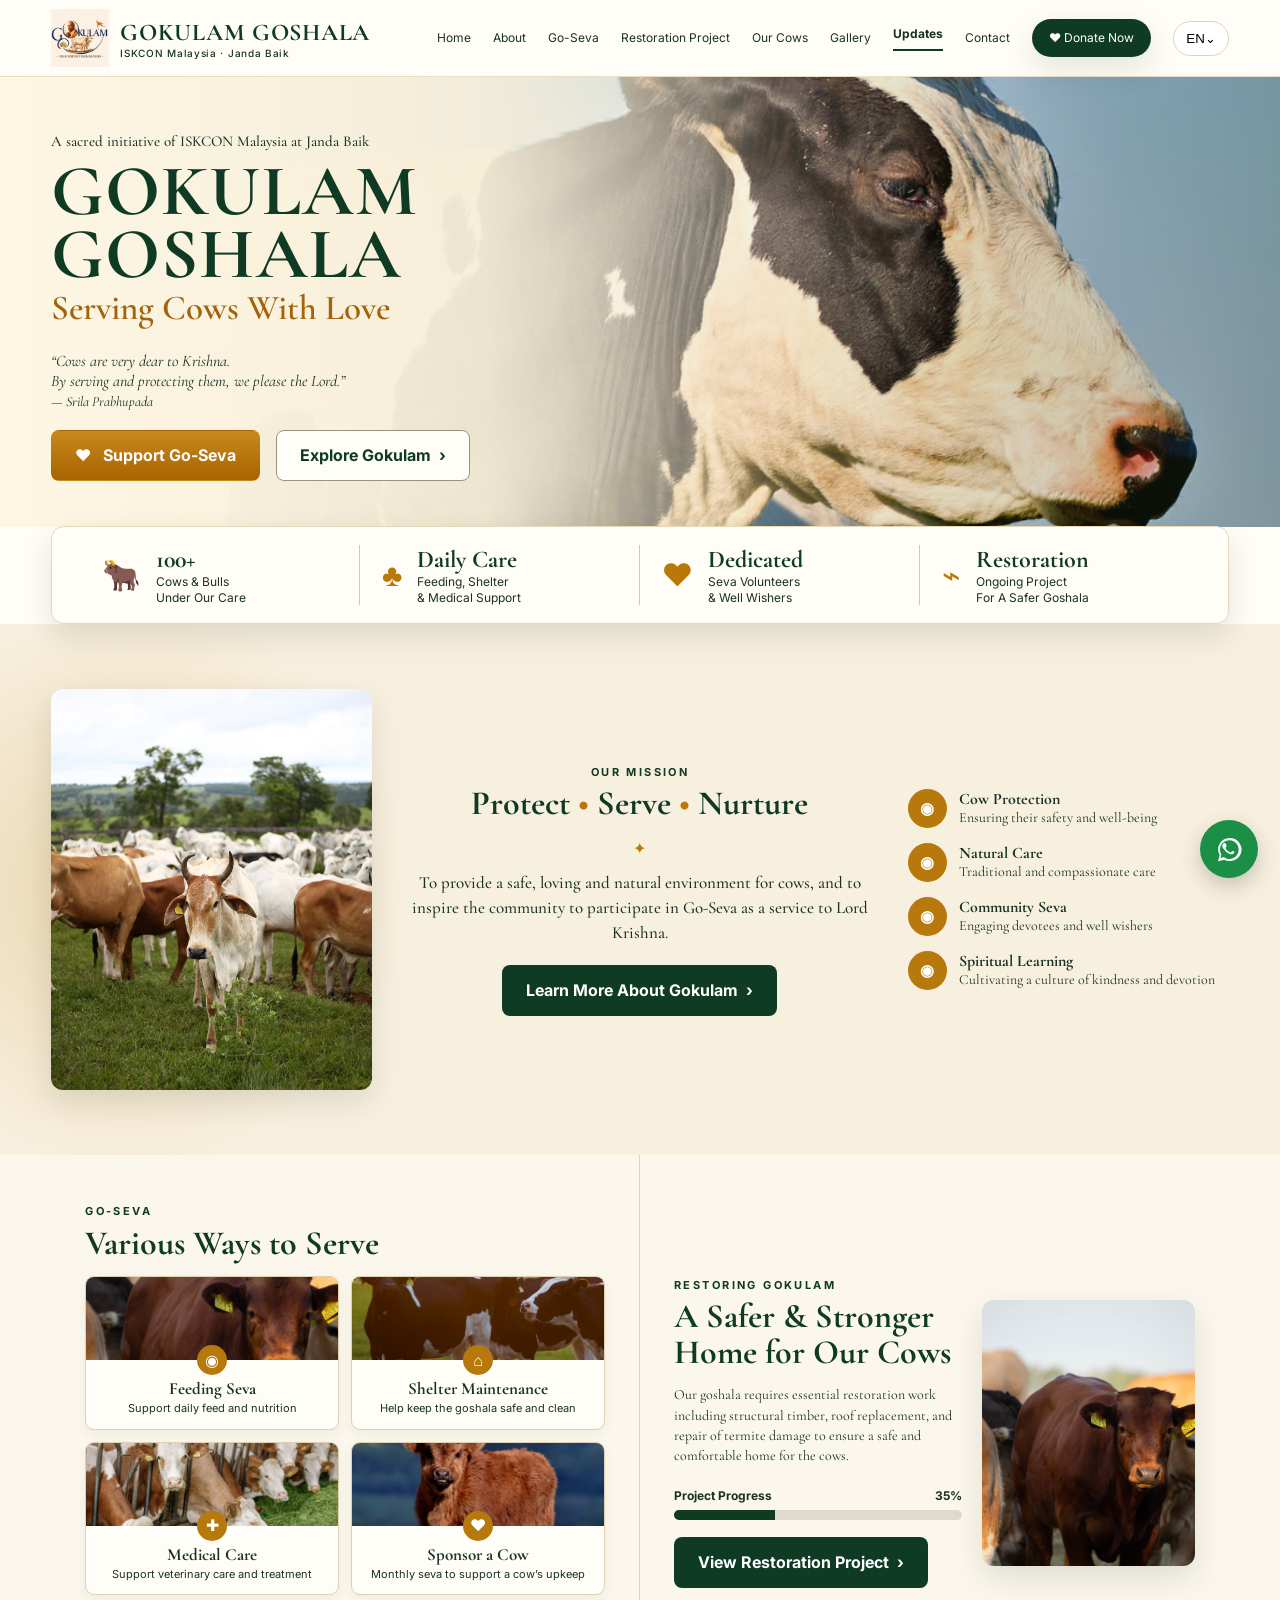
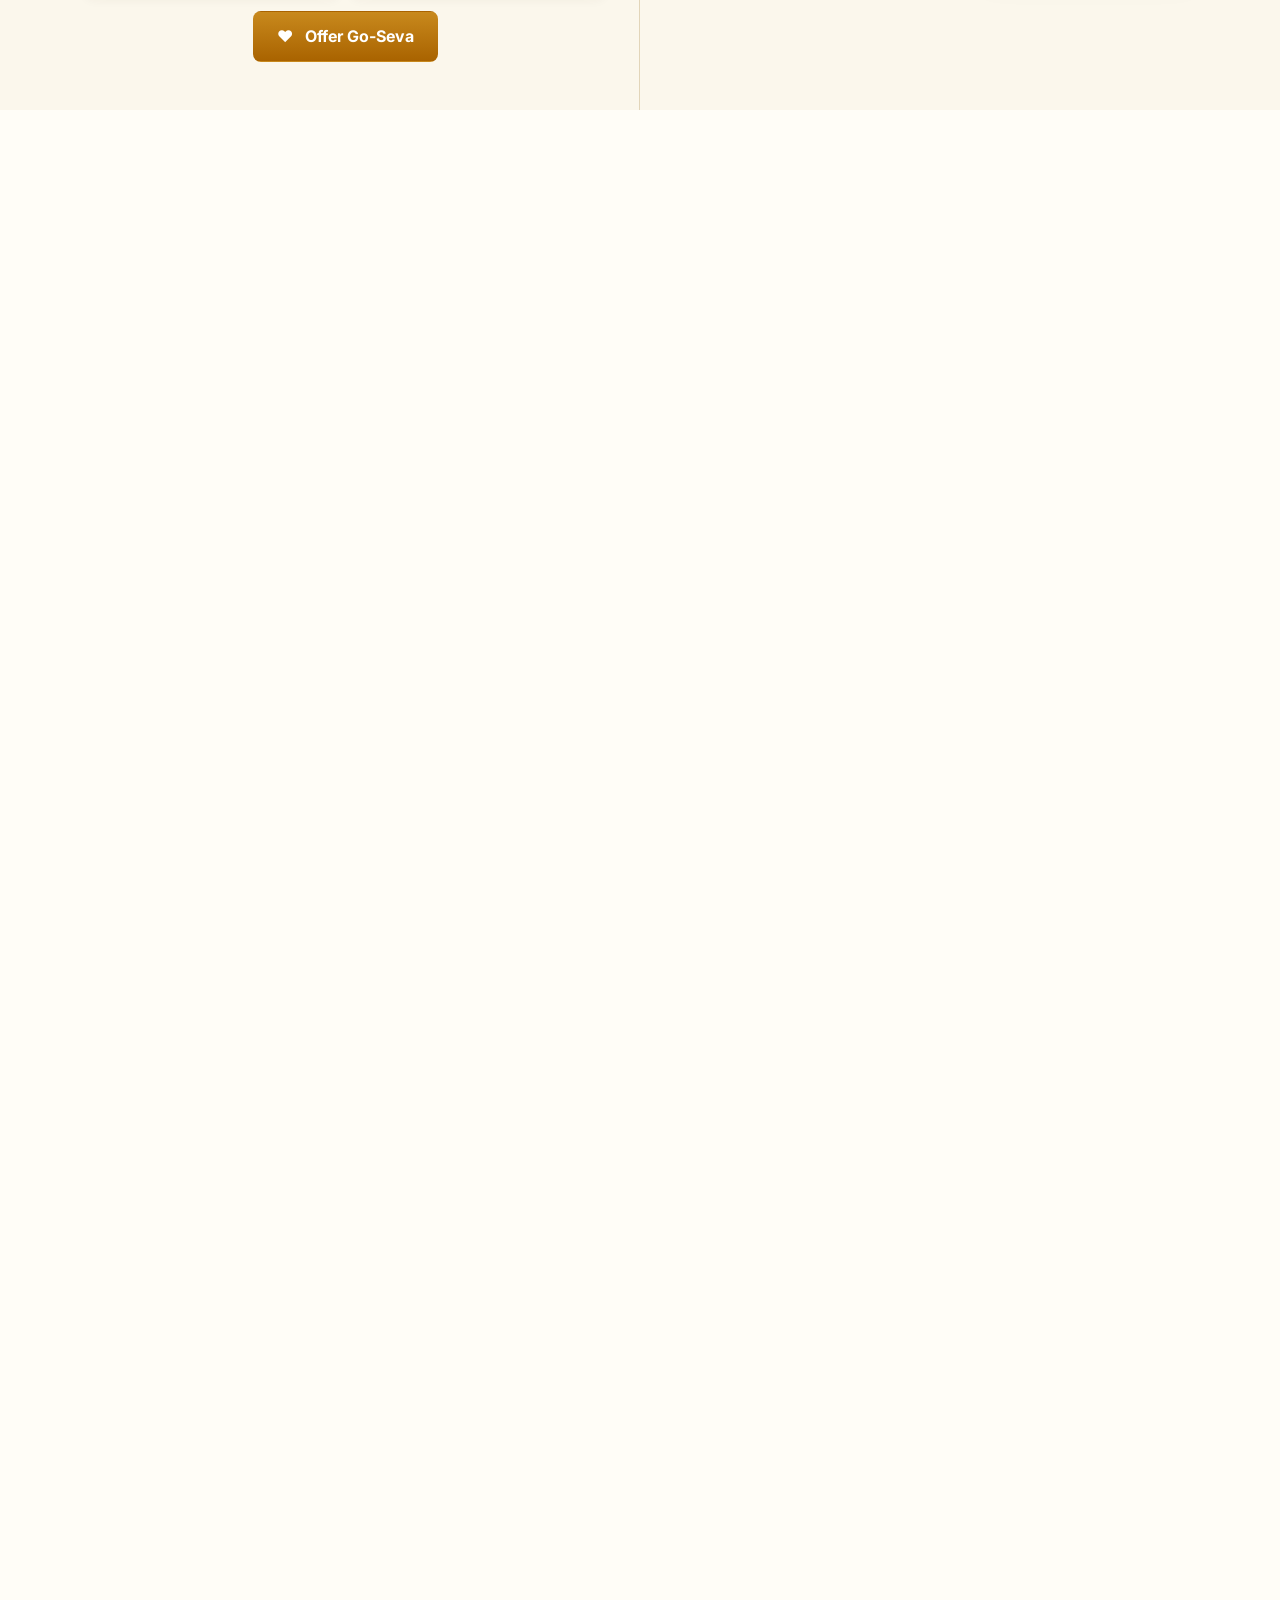
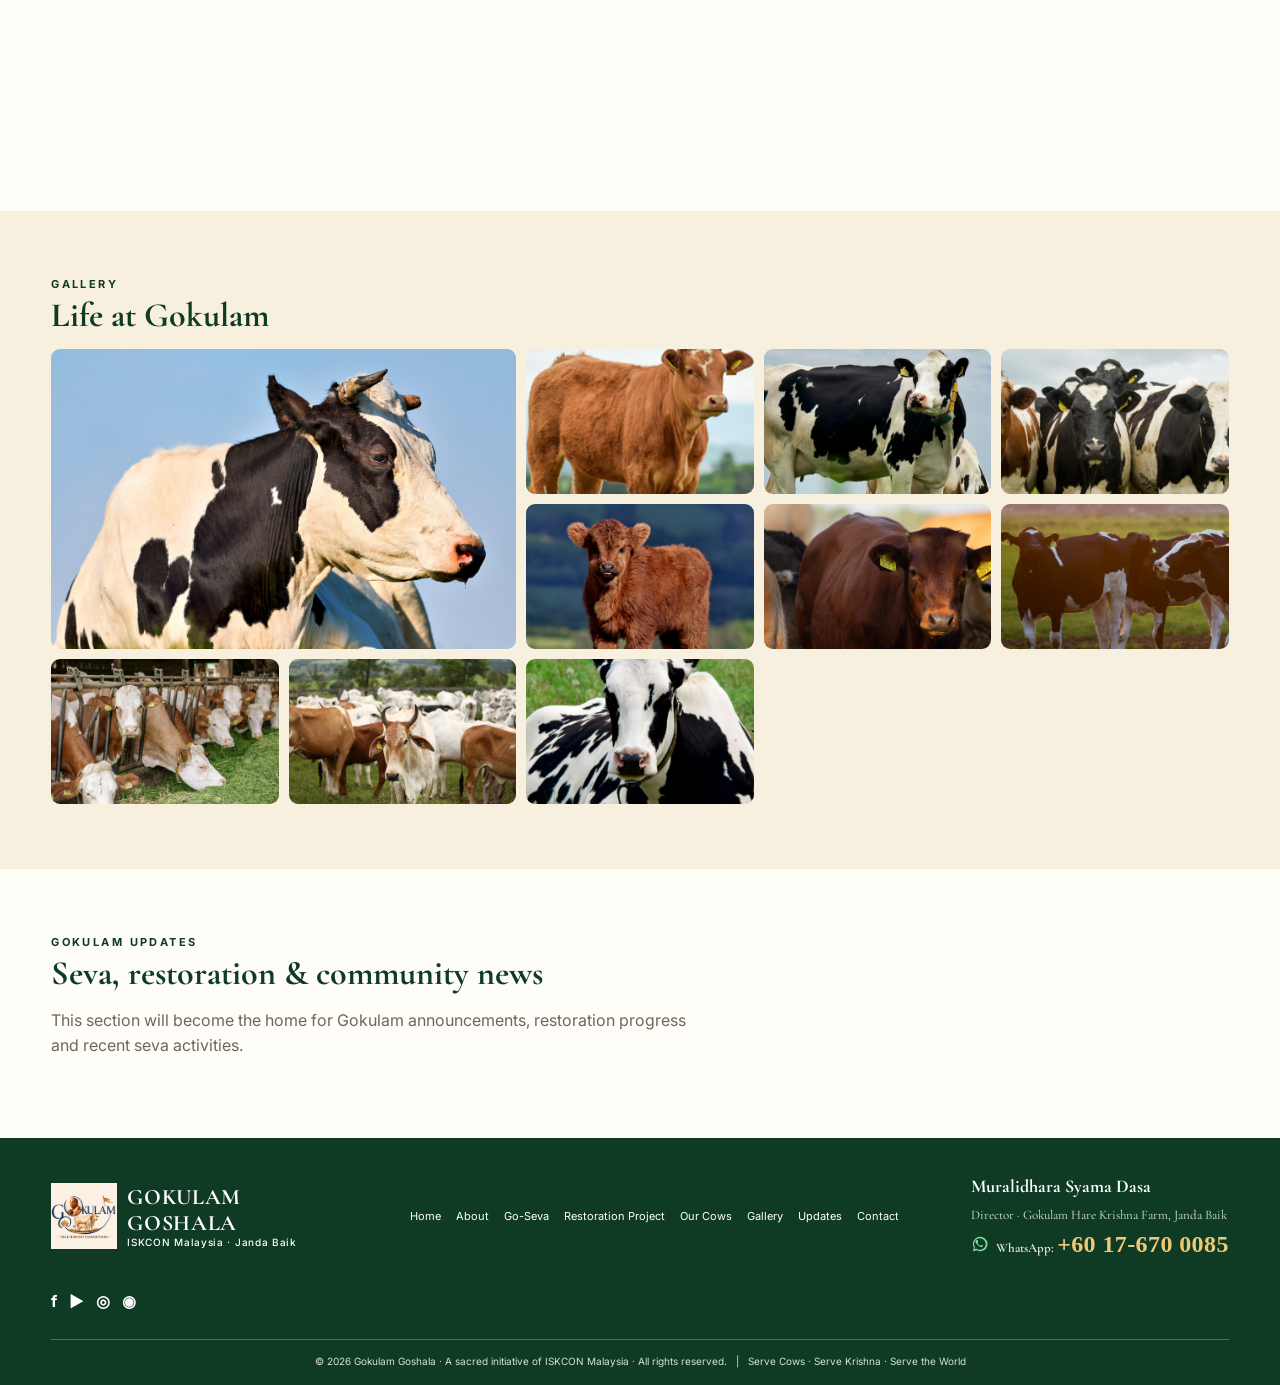
<file: index.html>
<!DOCTYPE html>
<html lang="en">
<head>
  <meta charset="UTF-8" />
  <meta name="viewport" content="width=device-width, initial-scale=1.0" />
  <meta name="description" content="Gokulam Goshala – Serving cows with love at ISKCON Malaysia, Janda Baik." />
  <title>Gokulam Goshala | Serving Cows With Love</title>
  <link rel="preconnect" href="https://fonts.googleapis.com">
  <link rel="preconnect" href="https://fonts.gstatic.com" crossorigin>
  <link href="https://fonts.googleapis.com/css2?family=Cormorant+Garamond:wght@500;600;700&family=Inter:wght@400;500;600;700&display=swap" rel="stylesheet">
  <link rel="stylesheet" href="assets/css/style.css" />
</head>
<body>
  <header class="site-header" id="top">
    <div class="container nav-wrap">
      <a class="brand" href="#top" aria-label="Gokulam Goshala home">
        <img class="site-logo" src="assets/images/logo.png" alt="Gokulam Goshala logo">
        <div>
          <span class="brand-name">Gokulam Goshala</span>
          <span class="brand-sub">ISKCON Malaysia · Janda Baik</span>
        </div>
      </a>

      <button class="menu-toggle" aria-label="Open navigation" aria-expanded="false">☰</button>
      <nav class="main-nav" aria-label="Main navigation">
        <a class="active" href="#top">Home</a>
        <a href="#about">About</a>
        <a href="#go-seva">Go-Seva</a>
        <a href="restoration.html">Restoration Project</a>
        <a href="#cows">Our Cows</a>
        <a href="#gallery">Gallery</a>
        <a href="#updates">Updates</a>
        <a href="#contact">Contact</a>
        <a class="nav-donate" href="#donate">♥ Donate Now</a>
        <button class="language" type="button">EN⌄</button>
      </nav>
    </div>
  </header>

  <main>
    <section class="hero">
      <div class="hero-image"></div>
      <div class="hero-overlay"></div>
      <div class="container hero-content">
        <div class="hero-copy">
          <p class="eyebrow">A sacred initiative of ISKCON Malaysia at Janda Baik</p>
          <h1>Gokulam Goshala</h1>
          <h2>Serving Cows With Love</h2>
          <p class="quote">“Cows are very dear to Krishna.<br>By serving and protecting them, we please the Lord.”</p>
          <p class="quote-author">— Srila Prabhupada</p>
          <div class="hero-actions">
            <a class="btn btn-gold" href="#donate">♥ &nbsp; Support Go-Seva</a>
            <a class="btn btn-light" href="#about">Explore Gokulam &nbsp;›</a>
          </div>
        </div>
      </div>
    </section>

    <section class="stats container">
      <div class="stat"><span class="stat-icon">🐂</span><div><strong>100+</strong><span>Cows & Bulls<br>Under Our Care</span></div></div>
      <div class="stat"><span class="stat-icon">♣</span><div><strong>Daily Care</strong><span>Feeding, Shelter<br>& Medical Support</span></div></div>
      <div class="stat"><span class="stat-icon">♥</span><div><strong>Dedicated</strong><span>Seva Volunteers<br>& Well Wishers</span></div></div>
      <div class="stat"><span class="stat-icon">⌁</span><div><strong>Restoration</strong><span>Ongoing Project<br>For A Safer Goshala</span></div></div>
    </section>

    <section class="mission section" id="about">
      <div class="container mission-grid">
        <div class="mission-art photo-frame"><img src="assets/images/cow-09.png" alt="Cows at Gokulam"></div>
        <div class="mission-copy">
          <p class="section-kicker">Our Mission</p>
          <h2>Protect <span>•</span> Serve <span>•</span> Nurture</h2>
          <div class="ornament">✦</div>
          <p>To provide a safe, loving and natural environment for cows, and to inspire the community to participate in Go-Seva as a service to Lord Krishna.</p>
          <a class="btn btn-green" href="#contact">Learn More About Gokulam &nbsp;›</a>
        </div>
        <div class="mission-values">
          <div><b>◉</b><span><strong>Cow Protection</strong>Ensuring their safety and well-being</span></div>
          <div><b>◉</b><span><strong>Natural Care</strong>Traditional and compassionate care</span></div>
          <div><b>◉</b><span><strong>Community Seva</strong>Engaging devotees and well wishers</span></div>
          <div><b>◉</b><span><strong>Spiritual Learning</strong>Cultivating a culture of kindness and devotion</span></div>
        </div>
      </div>
    </section>

    <section class="split-section" id="go-seva">
      <div class="container split-grid">
        <div class="seva-panel">
          <p class="section-kicker">Go-Seva</p>
          <h2>Various Ways to Serve</h2>
          <div class="cards-4">
            <article class="mini-card"><img class="card-image" src="assets/images/cow-06.png" alt="Feeding and cow care"><span>◉</span><h3>Feeding Seva</h3><p>Support daily feed and nutrition</p></article>
            <article class="mini-card"><img class="card-image" src="assets/images/cow-07.png" alt="Goshala shelter"><span>⌂</span><h3>Shelter Maintenance</h3><p>Help keep the goshala safe and clean</p></article>
            <article class="mini-card"><img class="card-image" src="assets/images/cow-08.png" alt="Cow care"><span>✚</span><h3>Medical Care</h3><p>Support veterinary care and treatment</p></article>
            <article class="mini-card"><img class="card-image" src="assets/images/cow-05.png" alt="Cow sponsorship"><span>♥</span><h3>Sponsor a Cow</h3><p>Monthly seva to support a cow’s upkeep</p></article>
          </div>
          <a class="btn btn-gold center-btn" href="#donate">♥ &nbsp; Offer Go-Seva</a>
        </div>

        <div class="restoration-panel" id="restoration">
          <div>
            <p class="section-kicker">Restoring Gokulam</p>
            <h2>A Safer & Stronger Home for Our Cows</h2>
            <p>Our goshala requires essential restoration work including structural timber, roof replacement, and repair of termite damage to ensure a safe and comfortable home for the cows.</p>
            <div class="progress-label"><span>Project Progress</span><strong>35%</strong></div>
            <div class="progress"><span style="width:35%"></span></div>
            <a class="btn btn-green" href="restoration.html">View Restoration Project &nbsp;›</a>
          </div>
          <div class="restoration-image photo-frame"><img src="assets/images/cow-06.png" alt="Goshala shelter"></div>
        </div>
      </div>
    </section>

    <section class="cows section" id="cows">
      <div class="container">
        <div class="section-heading"><div><p class="section-kicker">Our Beloved Cows</p><h2>Some of the residents of Gokulam</h2></div><a href="#gallery">View Gallery &nbsp;›</a></div>
        <div class="cow-strip">
          <img class="cow-thumb" src="assets/images/cow-01.png" alt="Gokulam cow 1">
          <img class="cow-thumb" src="assets/images/cow-02.png" alt="Gokulam cow 2">
          <img class="cow-thumb" src="assets/images/cow-03.png" alt="Gokulam cow 3">
          <img class="cow-thumb" src="assets/images/cow-04.png" alt="Gokulam cow 4">
          <img class="cow-thumb" src="assets/images/cow-05.png" alt="Gokulam cow 5">
        </div>
      </div>
    </section>

    <section class="seva-enquiry section" id="seva-enquiry">
      <div class="container seva-enquiry-grid">
        <div class="seva-enquiry-copy">
          <p class="section-kicker">JOIN GO-SEVA</p>
          <h2>Share Your Interest in Serving Gokulam</h2>
          <div class="ornament">⌁ ❈ ⌁</div>
          <p>Fill in the short form and continue on WhatsApp. Your details will be included in a ready-to-send message to our Gokulam team.</p>
          <a class="btn btn-whatsapp" href="https://wa.me/60176700085" target="_blank" rel="noopener"><svg class="wa-icon" viewBox="0 0 32 32" aria-hidden="true"><path d="M16 3.2a12.7 12.7 0 0 0-10.9 19L3.4 29l6.9-1.8A12.8 12.8 0 1 0 16 3.2Zm0 23.2c-2 0-3.9-.6-5.5-1.7l-.4-.3-4.1 1.1 1.1-4-.3-.4A10.3 10.3 0 1 1 16 26.4Zm5.7-7.7c-.3-.2-1.9-.9-2.2-1s-.5-.2-.8.2c-.2.3-.8 1-1 1.2-.2.2-.4.2-.7.1-2.4-1.2-4-2.1-5.3-4.7-.2-.4 0-.6.2-.8.2-.2.4-.5.6-.7.2-.2.2-.4.3-.6.1-.2 0-.4 0-.6-.1-.2-.8-1.8-1.1-2.4-.3-.6-.6-.5-.8-.5h-.7c-.2 0-.6.1-.9.4-.3.3-1.2 1.1-1.2 2.7s1.2 3.1 1.4 3.3c.2.2 2.4 3.7 5.8 5.1 2.2 1 3 .9 3.7.8.7-.1 1.9-.8 2.1-1.6.3-.8.3-1.5.2-1.6-.1-.2-.3-.2-.6-.4Z"/></svg><span>Chat on WhatsApp</span></a>
        </div>
        <form class="seva-form" id="sevaForm">
          <div class="form-row">
            <label>Full Name <span>*</span><input type="text" name="name" required placeholder="Your full name"></label>
            <label>WhatsApp Number <span>*</span><input type="tel" name="phone" required placeholder="e.g. +60 12 345 6789"></label>
          </div>
          <div class="form-row">
            <label>Email <small>(optional)</small><input type="email" name="email" placeholder="you@example.com"></label>
            <label>Country<input type="text" name="country" placeholder="Your country"></label>
          </div>
          <label>Seva Interested In <span>*</span>
            <select name="seva" required>
              <option value="">Select a seva</option>
              <option>Feeding Seva</option>
              <option>Sponsor a Cow</option>
              <option>Medical Care</option>
              <option>Shelter Maintenance</option>
              <option>Goshala Restoration</option>
              <option>Monthly Go-Seva</option>
              <option>Other</option>
            </select>
          </label>
          <label>Preferred Contribution <small>(optional)</small><input type="text" name="contribution" placeholder="e.g. RM100 monthly"></label>
          <label>Message / Seva Enquiry <textarea name="message" rows="4" placeholder="Tell us how you would like to serve..."></textarea></label>
          <button class="btn btn-green form-submit" type="submit">Send Seva Enquiry on WhatsApp &nbsp;›</button>
          <p class="form-note">Your form does not create an account or store your information on this website. It prepares a WhatsApp message for you to send.</p>
        </form>
      </div>
    </section>

    <section class="donate section" id="donate">
      <div class="container donate-grid">
        <div class="donate-copy">
          <p class="section-kicker">Make a Difference Today</p>
          <h2>Your support helps us continue Go-Seva and complete the restoration project.</h2>
          <a class="btn btn-gold" href="#contact">♥ &nbsp; Donate Now</a>
          <div class="bank-details">
            <h3>Bank Transfer Details</h3>
            <div class="bank-card">
              <strong>Hong Leong Bank</strong>
              <p><b>Account Name:</b> International Society for Krishna Consciousness</p>
              <p><b>Account No.:</b> <strong class="important-detail">00300647118</strong></p>
              <p><b>Reference:</b> Gokulam Farm Development</p>
            </div>
            <div class="bank-card">
              <strong>Second Account</strong>
              <p><b>Account Name:</b> Peak Harvest Farm Sdn Bhd</p>
              <p><b>Bank:</b> Hong Leong Bank</p>
              <p><b>Account No.:</b> <strong class="important-detail">00300581645</strong></p>
            </div>
          </div>
        </div>
        <div class="qr-placeholder"><strong>Scan &amp; Support</strong><img class="donation-qr" src="assets/images/donation-qr.png" alt="DuitNow QR for Gokulam Goshala &amp; Vidyala"><small>DuitNow QR<br>Gokulam Goshala &amp; Vidyala</small></div>
      </div>
    </section>

    <section class="gallery section" id="gallery">
      <div class="container">
        <div class="section-heading"><div><p class="section-kicker">Gallery</p><h2>Life at Gokulam</h2></div></div>
        <div class="gallery-grid">
          <img src="assets/images/cow-10.png" alt="Cows grazing in the pasture">
          <img src="assets/images/cow-02.png" alt="Cow portrait">
          <img src="assets/images/cow-03.png" alt="Cow portrait">
          <img src="assets/images/cow-04.png" alt="Cow portrait">
          <img src="assets/images/cow-05.png" alt="Cows together">
          <img src="assets/images/cow-06.png" alt="Cows in shelter">
          <img src="assets/images/cow-07.png" alt="Cows in pasture">
          <img src="assets/images/cow-08.png" alt="Cow">
          <img src="assets/images/cow-09.png" alt="Cows grazing">
          <img src="assets/images/cow-01.png" alt="Cow">
        </div>
      </div>
    </section>

    <section class="updates section" id="updates">
      <div class="container"><p class="section-kicker">Gokulam Updates</p><h2>Seva, restoration & community news</h2><p class="muted">This section will become the home for Gokulam announcements, restoration progress and recent seva activities.</p></div>
    </section>
  </main>

  <footer id="contact">
    <div class="container footer-grid">
      <div class="footer-brand"><img class="footer-logo" src="assets/images/logo.png" alt="Gokulam Goshala logo"><div><span class="brand-name">Gokulam Goshala</span><span class="brand-sub">ISKCON Malaysia · Janda Baik</span></div></div>
      <div class="footer-links"><a href="#top">Home</a><a href="#about">About</a><a href="#go-seva">Go-Seva</a><a href="restoration.html">Restoration Project</a><a href="#cows">Our Cows</a><a href="#gallery">Gallery</a><a href="#updates">Updates</a><a href="#contact">Contact</a></div>
      <div class="footer-contact">
        <strong>Muralidhara Syama Dasa</strong>
        <span>Director · Gokulam Hare Krishna Farm, Janda Baik</span>
        <a href="https://wa.me/60176700085" target="_blank" rel="noopener"><svg class="wa-icon" viewBox="0 0 32 32" aria-hidden="true"><path d="M16 3.2a12.7 12.7 0 0 0-10.9 19L3.4 29l6.9-1.8A12.8 12.8 0 1 0 16 3.2Zm0 23.2c-2 0-3.9-.6-5.5-1.7l-.4-.3-4.1 1.1 1.1-4-.3-.4A10.3 10.3 0 1 1 16 26.4Zm5.7-7.7c-.3-.2-1.9-.9-2.2-1s-.5-.2-.8.2c-.2.3-.8 1-1 1.2-.2.2-.4.2-.7.1-2.4-1.2-4-2.1-5.3-4.7-.2-.4 0-.6.2-.8.2-.2.4-.5.6-.7.2-.2.2-.4.3-.6.1-.2 0-.4 0-.6-.1-.2-.8-1.8-1.1-2.4-.3-.6-.6-.5-.8-.5h-.7c-.2 0-.6.1-.9.4-.3.3-1.2 1.1-1.2 2.7s1.2 3.1 1.4 3.3c.2.2 2.4 3.7 5.8 5.1 2.2 1 3 .9 3.7.8.7-.1 1.9-.8 2.1-1.6.3-.8.3-1.5.2-1.6-.1-.2-.3-.2-.6-.4Z"/></svg><span>WhatsApp: <strong class="important-detail">+60 17-670 0085</strong></span></a>
      </div>
      <div class="socials">f &nbsp; ▶ &nbsp; ◎ &nbsp; ◉</div>
    </div>
    <div class="container copyright">© 2026 Gokulam Goshala · A sacred initiative of ISKCON Malaysia · All rights reserved. &nbsp; | &nbsp; Serve Cows · Serve Krishna · Serve the World</div>
  </footer>

  <a class="floating-whatsapp" href="https://wa.me/60176700085" target="_blank" rel="noopener" aria-label="Chat with Gokulam Goshala on WhatsApp"><svg class="wa-icon" viewBox="0 0 32 32" aria-hidden="true"><path d="M16 3.2a12.7 12.7 0 0 0-10.9 19L3.4 29l6.9-1.8A12.8 12.8 0 1 0 16 3.2Zm0 23.2c-2 0-3.9-.6-5.5-1.7l-.4-.3-4.1 1.1 1.1-4-.3-.4A10.3 10.3 0 1 1 16 26.4Zm5.7-7.7c-.3-.2-1.9-.9-2.2-1s-.5-.2-.8.2c-.2.3-.8 1-1 1.2-.2.2-.4.2-.7.1-2.4-1.2-4-2.1-5.3-4.7-.2-.4 0-.6.2-.8.2-.2.4-.5.6-.7.2-.2.2-.4.3-.6.1-.2 0-.4 0-.6-.1-.2-.8-1.8-1.1-2.4-.3-.6-.6-.5-.8-.5h-.7c-.2 0-.6.1-.9.4-.3.3-1.2 1.1-1.2 2.7s1.2 3.1 1.4 3.3c.2.2 2.4 3.7 5.8 5.1 2.2 1 3 .9 3.7.8.7-.1 1.9-.8 2.1-1.6.3-.8.3-1.5.2-1.6-.1-.2-.3-.2-.6-.4Z"/></svg><span>WhatsApp</span></a>

  <script src="assets/js/script.js"></script>
</body>
</html>
</file>
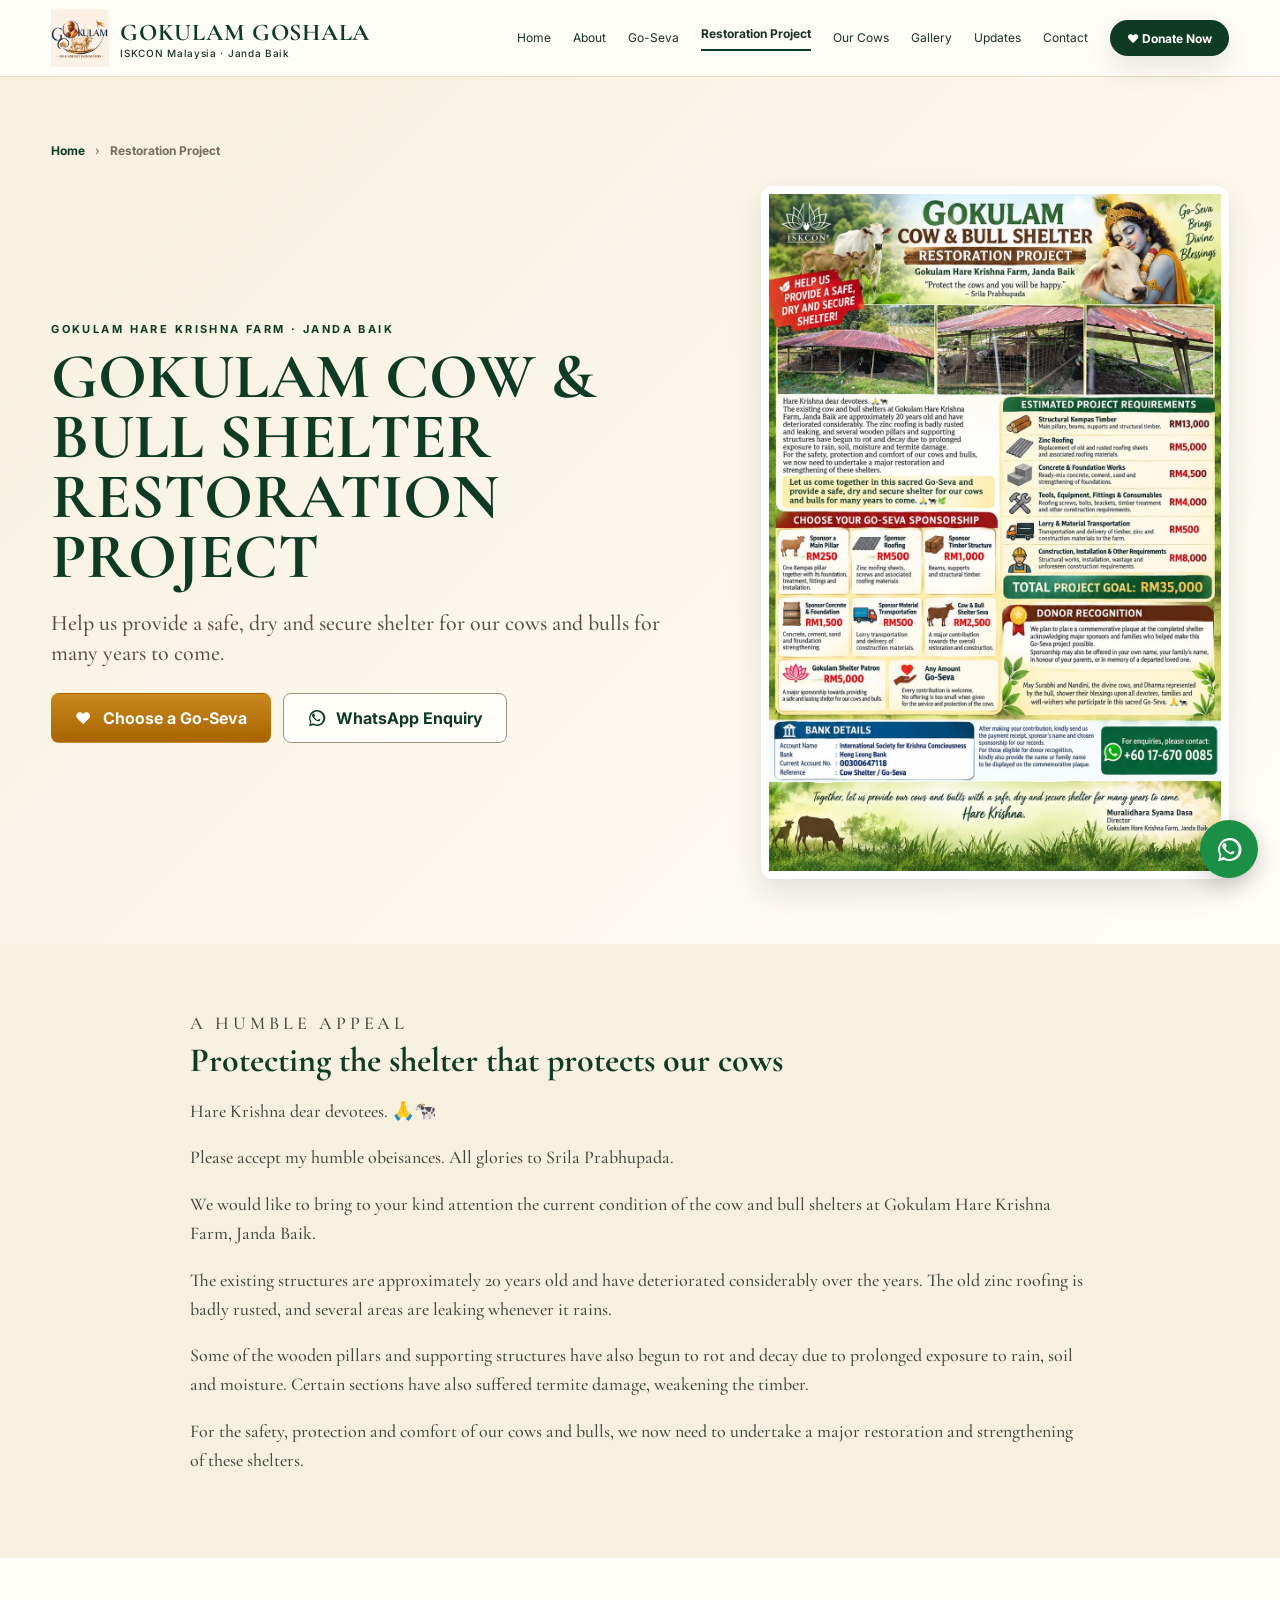
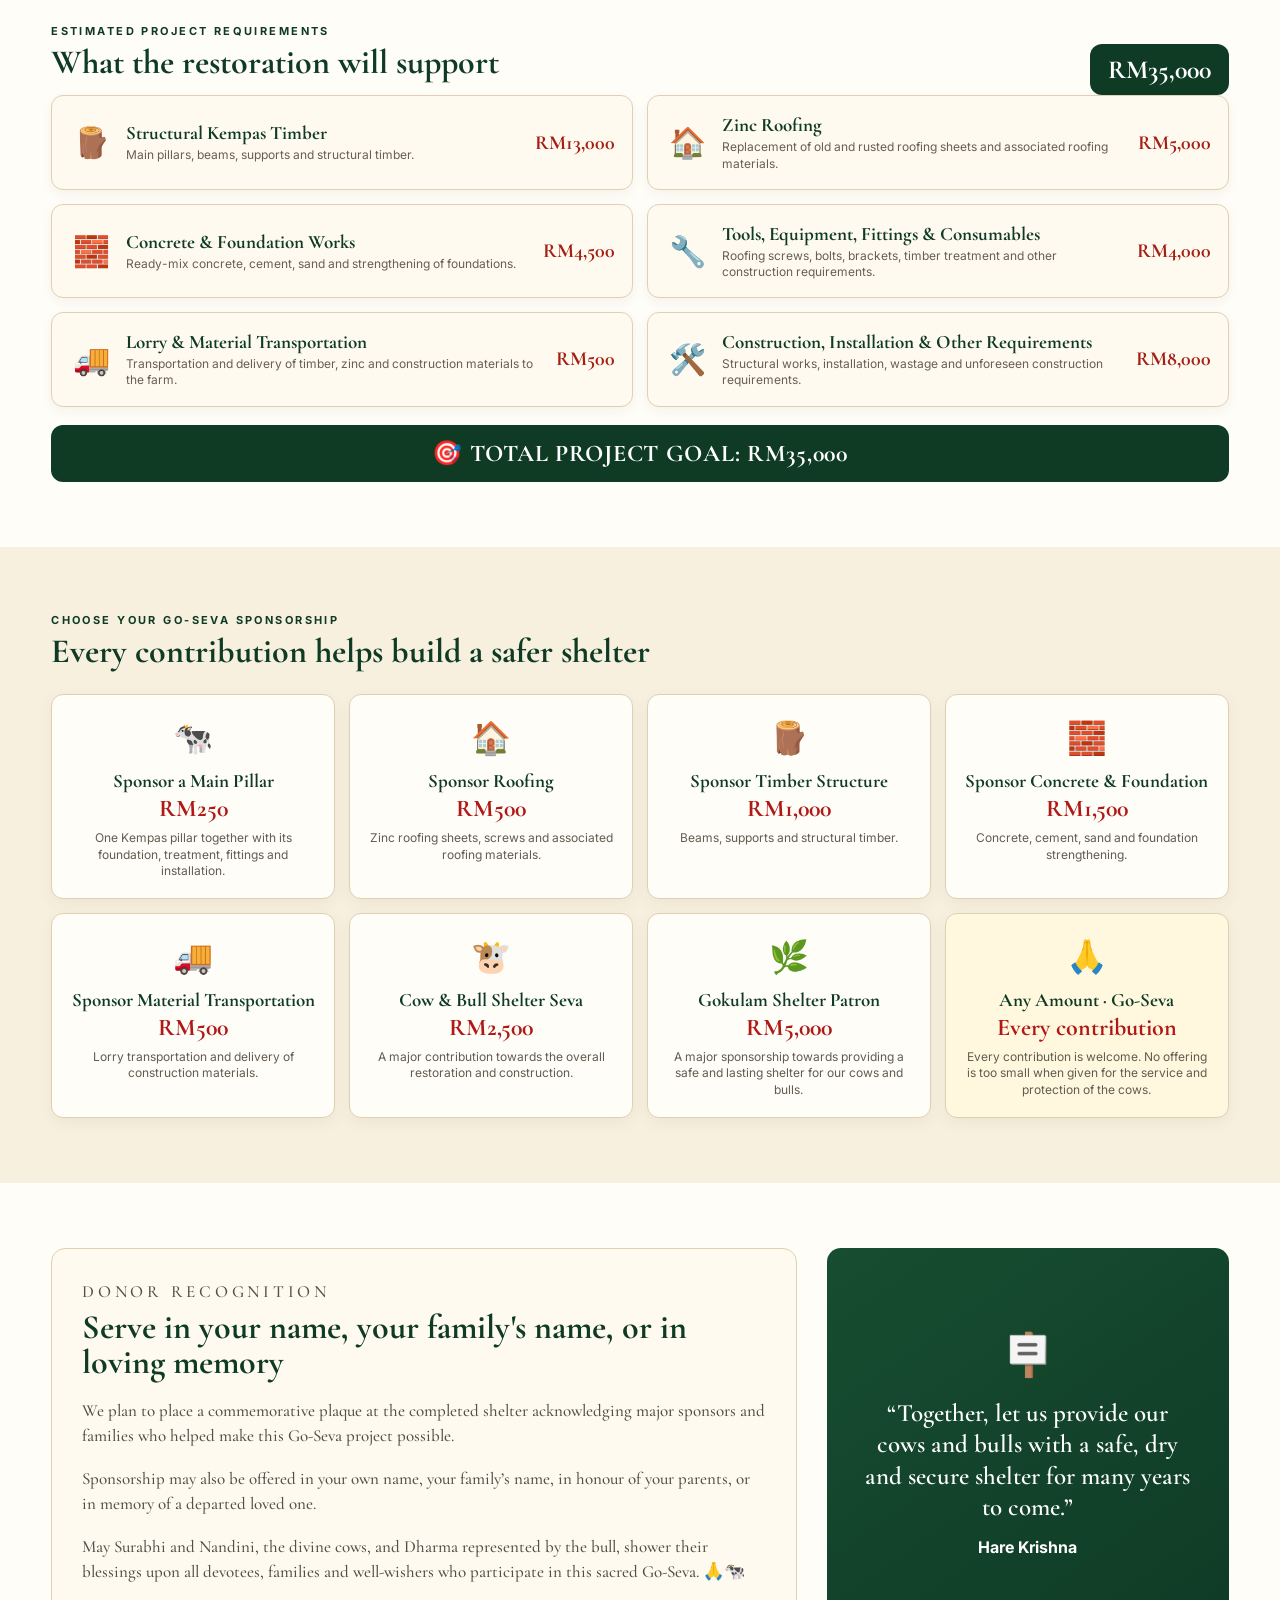
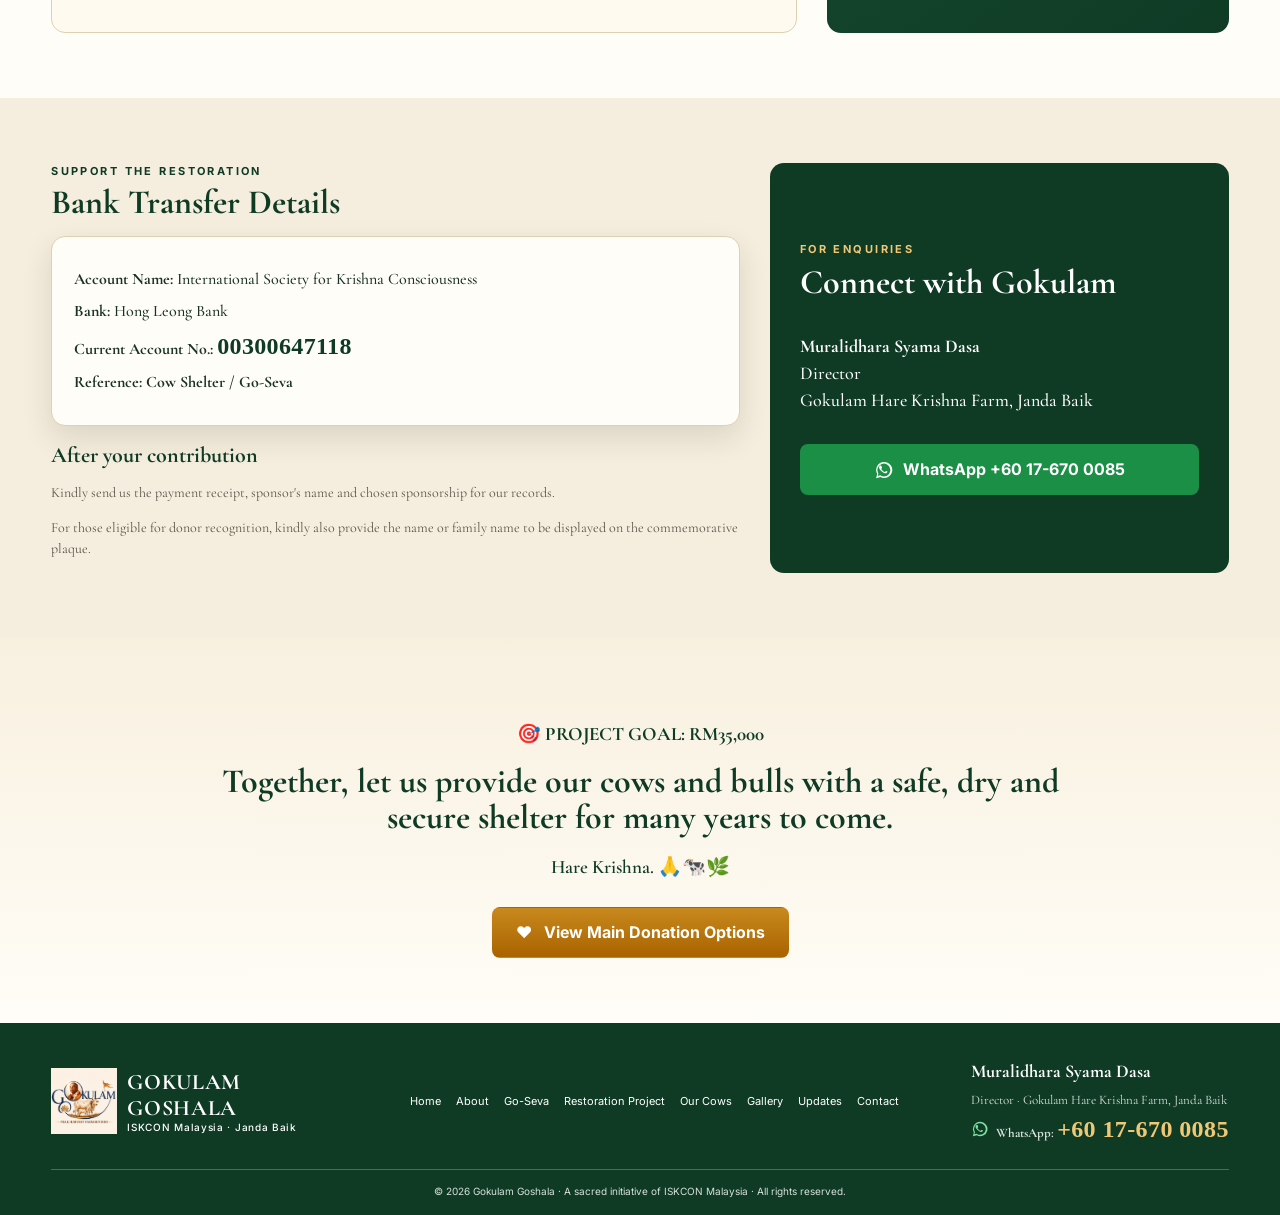
<file: restoration.html>
<!DOCTYPE html>
<html lang="en">
<head>
  <meta charset="UTF-8" />
  <meta name="viewport" content="width=device-width, initial-scale=1.0" />
  <meta name="description" content="Gokulam Cow & Bull Shelter Restoration Project at Gokulam Hare Krishna Farm, Janda Baik." />
  <title>Gokulam Cow & Bull Shelter Restoration Project</title>
  <link rel="preconnect" href="https://fonts.googleapis.com">
  <link rel="preconnect" href="https://fonts.gstatic.com" crossorigin>
  <link href="https://fonts.googleapis.com/css2?family=Cormorant+Garamond:wght@500;600;700&family=Inter:wght@400;500;600;700;800&display=swap" rel="stylesheet">
  <link rel="stylesheet" href="assets/css/style.css" />
</head>
<body class="restoration-page">
  <header class="site-header" id="top">
    <div class="container nav-wrap">
      <a class="brand" href="index.html#top" aria-label="Gokulam Goshala home">
        <img class="site-logo" src="assets/images/logo.png" alt="Gokulam Goshala logo">
        <div>
          <span class="brand-name">Gokulam Goshala</span>
          <span class="brand-sub">ISKCON Malaysia · Janda Baik</span>
        </div>
      </a>
      <button class="menu-toggle" aria-label="Open navigation" aria-expanded="false">☰</button>
      <nav class="main-nav" aria-label="Main navigation">
        <a href="index.html#top">Home</a>
        <a href="index.html#about">About</a>
        <a href="index.html#go-seva">Go-Seva</a>
        <a class="active" href="restoration.html">Restoration Project</a>
        <a href="index.html#cows">Our Cows</a>
        <a href="index.html#gallery">Gallery</a>
        <a href="index.html#updates">Updates</a>
        <a href="index.html#contact">Contact</a>
        <a class="nav-donate" href="#bank-details">♥ Donate Now</a>
      </nav>
    </div>
  </header>

  <main>
    <section class="restoration-hero section">
      <div class="container">
        <div class="restoration-breadcrumb"><a href="index.html#top">Home</a><span>›</span><strong>Restoration Project</strong></div>
        <div class="restoration-hero-grid">
          <div>
            <p class="section-kicker">Gokulam Hare Krishna Farm · Janda Baik</p>
            <h1>Gokulam Cow &amp; Bull Shelter Restoration Project</h1>
            <p class="restoration-lead">Help us provide a safe, dry and secure shelter for our cows and bulls for many years to come.</p>
            <div class="restoration-hero-actions">
              <a class="btn btn-gold" href="#sponsorship">♥ &nbsp; Choose a Go-Seva</a>
              <a class="btn btn-light" href="https://wa.me/60176700085" target="_blank" rel="noopener"><svg class="wa-icon" viewBox="0 0 32 32" aria-hidden="true"><path d="M16 3.2a12.7 12.7 0 0 0-10.9 19L3.4 29l6.9-1.8A12.8 12.8 0 1 0 16 3.2Zm0 23.2c-2 0-3.9-.6-5.5-1.7l-.4-.3-4.1 1.1 1.1-4-.3-.4A10.3 10.3 0 1 1 16 26.4Zm5.7-7.7c-.3-.2-1.9-.9-2.2-1s-.5-.2-.8.2c-.2.3-.8 1-1 1.2-.2.2-.4.2-.7.1-2.4-1.2-4-2.1-5.3-4.7-.2-.4 0-.6.2-.8.2-.2.4-.5.6-.7.2-.2.2-.4.3-.6.1-.2 0-.4 0-.6-.1-.2-.8-1.8-1.1-2.4-.3-.6-.6-.5-.8-.5h-.7c-.2 0-.6.1-.9.4-.3.3-1.2 1.1-1.2 2.7s1.2 3.1 1.4 3.3c.2.2 2.4 3.7 5.8 5.1 2.2 1 3 .9 3.7.8.7-.1 1.9-.8 2.1-1.6.3-.8.3-1.5.2-1.6-.1-.2-.3-.2-.6-.4Z"/></svg><span>WhatsApp Enquiry</span></a>
            </div>
          </div>
          <div class="restoration-poster photo-frame">
            <img src="assets/images/restoration-project.png" alt="Gokulam Cow and Bull Shelter Restoration Project poster">
          </div>
        </div>
      </div>
    </section>

    <section class="section restoration-story">
      <div class="container narrow-content">
        <p class="section-kicker">A Humble Appeal</p>
        <h2>Protecting the shelter that protects our cows</h2>
        <p>Hare Krishna dear devotees. 🙏🐄</p>
        <p>Please accept my humble obeisances. All glories to Srila Prabhupada.</p>
        <p>We would like to bring to your kind attention the current condition of the cow and bull shelters at Gokulam Hare Krishna Farm, Janda Baik.</p>
        <p>The existing structures are approximately 20 years old and have deteriorated considerably over the years. The old zinc roofing is badly rusted, and several areas are leaking whenever it rains.</p>
        <p>Some of the wooden pillars and supporting structures have also begun to rot and decay due to prolonged exposure to rain, soil and moisture. Certain sections have also suffered termite damage, weakening the timber.</p>
        <p>For the safety, protection and comfort of our cows and bulls, we now need to undertake a major restoration and strengthening of these shelters.</p>
      </div>
    </section>

    <section class="section requirements-section">
      <div class="container">
        <div class="section-heading"><div><p class="section-kicker">Estimated Project Requirements</p><h2>What the restoration will support</h2></div><div class="project-total">RM35,000</div></div>
        <div class="requirements-grid">
          <article class="requirement-card"><span class="req-icon">🪵</span><div><h3>Structural Kempas Timber</h3><p>Main pillars, beams, supports and structural timber.</p></div><strong>RM13,000</strong></article>
          <article class="requirement-card"><span class="req-icon">🏠</span><div><h3>Zinc Roofing</h3><p>Replacement of old and rusted roofing sheets and associated roofing materials.</p></div><strong>RM5,000</strong></article>
          <article class="requirement-card"><span class="req-icon">🧱</span><div><h3>Concrete &amp; Foundation Works</h3><p>Ready-mix concrete, cement, sand and strengthening of foundations.</p></div><strong>RM4,500</strong></article>
          <article class="requirement-card"><span class="req-icon">🔧</span><div><h3>Tools, Equipment, Fittings &amp; Consumables</h3><p>Roofing screws, bolts, brackets, timber treatment and other construction requirements.</p></div><strong>RM4,000</strong></article>
          <article class="requirement-card"><span class="req-icon">🚚</span><div><h3>Lorry &amp; Material Transportation</h3><p>Transportation and delivery of timber, zinc and construction materials to the farm.</p></div><strong>RM500</strong></article>
          <article class="requirement-card"><span class="req-icon">🛠️</span><div><h3>Construction, Installation &amp; Other Requirements</h3><p>Structural works, installation, wastage and unforeseen construction requirements.</p></div><strong>RM8,000</strong></article>
        </div>
        <div class="goal-banner">🎯 TOTAL PROJECT GOAL: RM35,000</div>
      </div>
    </section>

    <section class="section sponsorship-section" id="sponsorship">
      <div class="container">
        <p class="section-kicker">Choose Your Go-Seva Sponsorship</p>
        <h2>Every contribution helps build a safer shelter</h2>
        <div class="sponsorship-grid">
          <article class="sponsor-card"><span>🐄</span><h3>Sponsor a Main Pillar</h3><strong>RM250</strong><p>One Kempas pillar together with its foundation, treatment, fittings and installation.</p></article>
          <article class="sponsor-card"><span>🏠</span><h3>Sponsor Roofing</h3><strong>RM500</strong><p>Zinc roofing sheets, screws and associated roofing materials.</p></article>
          <article class="sponsor-card"><span>🪵</span><h3>Sponsor Timber Structure</h3><strong>RM1,000</strong><p>Beams, supports and structural timber.</p></article>
          <article class="sponsor-card"><span>🧱</span><h3>Sponsor Concrete &amp; Foundation</h3><strong>RM1,500</strong><p>Concrete, cement, sand and foundation strengthening.</p></article>
          <article class="sponsor-card"><span>🚚</span><h3>Sponsor Material Transportation</h3><strong>RM500</strong><p>Lorry transportation and delivery of construction materials.</p></article>
          <article class="sponsor-card"><span>🐮</span><h3>Cow &amp; Bull Shelter Seva</h3><strong>RM2,500</strong><p>A major contribution towards the overall restoration and construction.</p></article>
          <article class="sponsor-card"><span>🌿</span><h3>Gokulam Shelter Patron</h3><strong>RM5,000</strong><p>A major sponsorship towards providing a safe and lasting shelter for our cows and bulls.</p></article>
          <article class="sponsor-card sponsor-any"><span>🙏</span><h3>Any Amount · Go-Seva</h3><strong>Every contribution</strong><p>Every contribution is welcome. No offering is too small when given for the service and protection of the cows.</p></article>
        </div>
      </div>
    </section>

    <section class="section donor-section">
      <div class="container donor-grid">
        <div class="donor-recognition">
          <p class="section-kicker">Donor Recognition</p>
          <h2>Serve in your name, your family's name, or in loving memory</h2>
          <p>We plan to place a commemorative plaque at the completed shelter acknowledging major sponsors and families who helped make this Go-Seva project possible.</p>
          <p>Sponsorship may also be offered in your own name, your family’s name, in honour of your parents, or in memory of a departed loved one.</p>
          <p>May Surabhi and Nandini, the divine cows, and Dharma represented by the bull, shower their blessings upon all devotees, families and well-wishers who participate in this sacred Go-Seva. 🙏🐄</p>
        </div>
        <div class="donor-quote"><span>🪧</span><p>“Together, let us provide our cows and bulls with a safe, dry and secure shelter for many years to come.”</p><strong>Hare Krishna</strong></div>
      </div>
    </section>

    <section class="section bank-section" id="bank-details">
      <div class="container bank-page-grid">
        <div>
          <p class="section-kicker">Support the Restoration</p>
          <h2>Bank Transfer Details</h2>
          <div class="restoration-bank-card">
            <p><b>Account Name:</b> International Society for Krishna Consciousness</p>
            <p><b>Bank:</b> Hong Leong Bank</p>
            <p><b>Current Account No.:</b> <strong class="important-detail">00300647118</strong></p>
            <p><b>Reference:</b> <strong>Cow Shelter / Go-Seva</strong></p>
          </div>
          <div class="receipt-note">
            <h3>After your contribution</h3>
            <p>Kindly send us the payment receipt, sponsor's name and chosen sponsorship for our records.</p>
            <p>For those eligible for donor recognition, kindly also provide the name or family name to be displayed on the commemorative plaque.</p>
          </div>
        </div>
        <div class="restoration-contact-card">
          <p class="section-kicker">For Enquiries</p>
          <h2>Connect with Gokulam</h2>
          <p><strong>Muralidhara Syama Dasa</strong><br>Director<br>Gokulam Hare Krishna Farm, Janda Baik</p>
          <a class="btn btn-whatsapp" href="https://wa.me/60176700085?text=Hare%20Krishna%20%F0%9F%99%8F%20I%20would%20like%20to%20enquire%20about%20the%20Gokulam%20Cow%20%26%20Bull%20Shelter%20Restoration%20Project." target="_blank" rel="noopener"><svg class="wa-icon" viewBox="0 0 32 32" aria-hidden="true"><path d="M16 3.2a12.7 12.7 0 0 0-10.9 19L3.4 29l6.9-1.8A12.8 12.8 0 1 0 16 3.2Zm0 23.2c-2 0-3.9-.6-5.5-1.7l-.4-.3-4.1 1.1 1.1-4-.3-.4A10.3 10.3 0 1 1 16 26.4Zm5.7-7.7c-.3-.2-1.9-.9-2.2-1s-.5-.2-.8.2c-.2.3-.8 1-1 1.2-.2.2-.4.2-.7.1-2.4-1.2-4-2.1-5.3-4.7-.2-.4 0-.6.2-.8.2-.2.4-.5.6-.7.2-.2.2-.4.3-.6.1-.2 0-.4 0-.6-.1-.2-.8-1.8-1.1-2.4-.3-.6-.6-.5-.8-.5h-.7c-.2 0-.6.1-.9.4-.3.3-1.2 1.1-1.2 2.7s1.2 3.1 1.4 3.3c.2.2 2.4 3.7 5.8 5.1 2.2 1 3 .9 3.7.8.7-.1 1.9-.8 2.1-1.6.3-.8.3-1.5.2-1.6-.1-.2-.3-.2-.6-.4Z"/></svg><span>WhatsApp +60 17-670 0085</span></a>
        </div>
      </div>
    </section>

    <section class="section restoration-closing">
      <div class="container">
        <p>🎯 <strong>PROJECT GOAL: RM35,000</strong></p>
        <h2>Together, let us provide our cows and bulls with a safe, dry and secure shelter for many years to come.</h2>
        <p>Hare Krishna. 🙏🐄🌿</p>
        <a class="btn btn-gold" href="index.html#donate">♥ &nbsp; View Main Donation Options</a>
      </div>
    </section>
  </main>

  <footer id="contact">
    <div class="container footer-grid">
      <div class="footer-brand"><img class="footer-logo" src="assets/images/logo.png" alt="Gokulam Goshala logo"><div><span class="brand-name">Gokulam Goshala</span><span class="brand-sub">ISKCON Malaysia · Janda Baik</span></div></div>
      <div class="footer-links"><a href="index.html#top">Home</a><a href="index.html#about">About</a><a href="index.html#go-seva">Go-Seva</a><a href="restoration.html">Restoration Project</a><a href="index.html#cows">Our Cows</a><a href="index.html#gallery">Gallery</a><a href="index.html#updates">Updates</a><a href="index.html#contact">Contact</a></div>
      <div class="footer-contact"><strong>Muralidhara Syama Dasa</strong><span>Director · Gokulam Hare Krishna Farm, Janda Baik</span><a href="https://wa.me/60176700085" target="_blank" rel="noopener"><svg class="wa-icon" viewBox="0 0 32 32" aria-hidden="true"><path d="M16 3.2a12.7 12.7 0 0 0-10.9 19L3.4 29l6.9-1.8A12.8 12.8 0 1 0 16 3.2Zm0 23.2c-2 0-3.9-.6-5.5-1.7l-.4-.3-4.1 1.1 1.1-4-.3-.4A10.3 10.3 0 1 1 16 26.4Zm5.7-7.7c-.3-.2-1.9-.9-2.2-1s-.5-.2-.8.2c-.2.3-.8 1-1 1.2-.2.2-.4.2-.7.1-2.4-1.2-4-2.1-5.3-4.7-.2-.4 0-.6.2-.8.2-.2.4-.5.6-.7.2-.2.2-.4.3-.6.1-.2 0-.4 0-.6-.1-.2-.8-1.8-1.1-2.4-.3-.6-.6-.5-.8-.5h-.7c-.2 0-.6.1-.9.4-.3.3-1.2 1.1-1.2 2.7s1.2 3.1 1.4 3.3c.2.2 2.4 3.7 5.8 5.1 2.2 1 3 .9 3.7.8.7-.1 1.9-.8 2.1-1.6.3-.8.3-1.5.2-1.6-.1-.2-.3-.2-.6-.4Z"/></svg><span>WhatsApp: <strong class="important-detail">+60 17-670 0085</strong></span></a></div>
    </div>
    <div class="container copyright">© 2026 Gokulam Goshala · A sacred initiative of ISKCON Malaysia · All rights reserved.</div>
  </footer>
  <a class="floating-whatsapp" href="https://wa.me/60176700085" target="_blank" rel="noopener" aria-label="Chat with Gokulam Goshala on WhatsApp"><svg class="wa-icon" viewBox="0 0 32 32" aria-hidden="true"><path d="M16 3.2a12.7 12.7 0 0 0-10.9 19L3.4 29l6.9-1.8A12.8 12.8 0 1 0 16 3.2Zm0 23.2c-2 0-3.9-.6-5.5-1.7l-.4-.3-4.1 1.1 1.1-4-.3-.4A10.3 10.3 0 1 1 16 26.4Zm5.7-7.7c-.3-.2-1.9-.9-2.2-1s-.5-.2-.8.2c-.2.3-.8 1-1 1.2-.2.2-.4.2-.7.1-2.4-1.2-4-2.1-5.3-4.7-.2-.4 0-.6.2-.8.2-.2.4-.5.6-.7.2-.2.2-.4.3-.6.1-.2 0-.4 0-.6-.1-.2-.8-1.8-1.1-2.4-.3-.6-.6-.5-.8-.5h-.7c-.2 0-.6.1-.9.4-.3.3-1.2 1.1-1.2 2.7s1.2 3.1 1.4 3.3c.2.2 2.4 3.7 5.8 5.1 2.2 1 3 .9 3.7.8.7-.1 1.9-.8 2.1-1.6.3-.8.3-1.5.2-1.6-.1-.2-.3-.2-.6-.4Z"/></svg><span>WhatsApp</span></a>
  <script src="assets/js/script.js"></script>
</body>
</html>
</file>
<file: assets/css/style.css>
:root{--green:#0f3b25;--green2:#174d31;--gold:#b97808;--cream:#f7f0df;--paper:#fffdf7;--ink:#193225;--line:#d9c69f;--shadow:0 12px 30px rgba(36,45,26,.12);--serif:'Cormorant Garamond',Georgia,serif;--sans:'Inter',Arial,sans-serif}*{box-sizing:border-box}html{scroll-behavior:smooth}body{margin:0;color:var(--ink);background:var(--paper);font-family:var(--sans);line-height:1.55}a{color:inherit;text-decoration:none}.container{width:min(1180px,92%);margin:auto}.site-header{position:sticky;top:0;z-index:20;background:rgba(255,253,247,.97);border-bottom:1px solid #e9dec5}.nav-wrap{min-height:76px;display:flex;align-items:center;justify-content:space-between;gap:25px}.brand{display:flex;align-items:center;gap:11px}.brand-mark{width:49px;height:49px;border:2px solid var(--gold);border-radius:50%;display:grid;place-items:center;font-size:25px;background:#f5ead1}.brand-name{display:block;font:700 24px var(--serif);text-transform:uppercase;letter-spacing:.03em;color:var(--green)}.brand-sub{display:block;font:500 10px var(--sans);letter-spacing:.07em}.main-nav{display:flex;align-items:center;gap:22px;font-size:12px}.main-nav a{white-space:nowrap}.main-nav .active{font-weight:700;border-bottom:2px solid var(--green);padding-bottom:5px}.nav-donate{background:var(--green);color:white;border-radius:25px;padding:10px 17px;box-shadow:var(--shadow)}.language{border:1px solid #ddd2bd;background:white;border-radius:20px;padding:9px 12px}.menu-toggle{display:none;border:0;background:none;font-size:26px}.hero{position:relative;min-height:450px;display:flex;align-items:center;overflow:hidden;background:#d8cba9}.hero-image{position:absolute;inset:0;background:linear-gradient(90deg,#e8dfc5 0%,rgba(232,223,197,.86) 38%,rgba(100,86,47,.08) 60%,rgba(37,64,31,.3)),url('../images/cow-10.png') center/cover}.hero-overlay{position:absolute;inset:0;background:linear-gradient(90deg,rgba(255,248,229,.94),rgba(255,248,229,.54) 43%,rgba(0,0,0,0) 72%)}.hero-content{position:relative;z-index:1}.hero-copy{max-width:610px;padding:45px 0}.hero h1{margin:0;text-transform:uppercase;font:700 clamp(45px,6vw,72px)/.88 var(--serif);color:var(--green);letter-spacing:.015em}.hero h2{margin:5px 0 0;color:#a3630c;font:600 35px/1 var(--serif)}.eyebrow{margin:9px 0 10px;font:500 15px var(--serif)}.quote{font:italic 16px var(--serif);margin:25px 0 2px}.quote-author{font:italic 14px var(--serif);margin:0 0 20px}.hero-actions{display:flex;gap:16px}.btn{display:inline-flex;align-items:center;justify-content:center;border-radius:8px;padding:12px 23px;font-weight:700;border:1px solid transparent;transition:.2s transform,.2s box-shadow}.btn:hover{transform:translateY(-2px);box-shadow:0 8px 18px rgba(0,0,0,.14)}.btn-gold{background:linear-gradient(#c8891d,#a96300);color:#fff}.btn-light{background:#fffdf7;border-color:#9a927f;color:var(--green)}.btn-green{background:var(--green);color:#fff}.stats{position:relative;z-index:3;margin-top:-1px;background:#fffdf7;border:1px solid #e6d9bb;border-radius:13px;box-shadow:var(--shadow);display:grid;grid-template-columns:repeat(4,1fr);padding:18px 28px}.stat{display:flex;align-items:center;gap:15px;padding:0 22px;border-right:1px solid #dbc89f}.stat:last-child{border-right:0}.stat-icon{font-size:31px;color:var(--gold)}.stat strong{display:block;font:700 24px var(--serif);color:var(--green)}.stat div span{display:block;font-size:12px;line-height:1.3}.section{padding:65px 0}.mission{background:radial-gradient(circle at 10% 50%,#e8d4ad 0,transparent 24%),#f8f0df}.mission-grid{display:grid;grid-template-columns:1fr 1.45fr 1fr;align-items:center;gap:35px}.image-placeholder{min-height:235px;border-radius:12px;background:linear-gradient(135deg,#9d7b43,#d7c28d 45%,#527144);display:grid;place-items:center;text-align:center;color:white;font:600 21px var(--serif);box-shadow:var(--shadow);text-shadow:0 1px 3px #333}.image-placeholder small{font:12px var(--sans)}.mission-copy{text-align:center}.section-kicker{text-transform:uppercase;letter-spacing:.22em;font-size:11px;font-weight:700;margin:0 0 2px;color:var(--green)}h2{font:700 34px/1.05 var(--serif);margin:5px 0 15px;color:var(--green)}.mission-copy h2 span{color:var(--gold)}.ornament{color:var(--gold);margin:10px 0}.mission-copy>p:not(.section-kicker){font:500 17px/1.45 var(--serif);max-width:570px;margin:0 auto 20px}.mission-values{display:grid;gap:15px}.mission-values>div{display:flex;gap:12px;align-items:flex-start}.mission-values b{width:39px;height:39px;flex:none;border-radius:50%;display:grid;place-items:center;background:#b8790c;color:#fff}.mission-values span{font:14px var(--serif)}.mission-values strong{display:block;font-size:16px}.split-section{padding:0;background:#fbf7ec}.split-grid{display:grid;grid-template-columns:1fr 1fr}.seva-panel,.restoration-panel{padding:48px 34px}.seva-panel{border-right:1px solid #e2d5b9}.cards-4{display:grid;grid-template-columns:repeat(2,1fr);gap:12px}.mini-card{position:relative;border:1px solid #ded0b3;background:#fffdf8;border-radius:9px;overflow:hidden;text-align:center;padding-bottom:11px;box-shadow:0 4px 12px rgba(65,48,15,.06)}.card-image{height:83px;background:linear-gradient(135deg,#698252,#d7bb7d);display:grid;place-items:center;color:white;font:600 16px var(--serif)}.mini-card>span{display:grid;place-items:center;width:30px;height:30px;border-radius:50%;background:#b8790c;color:white;margin:-15px auto 3px;position:relative}.mini-card h3{font:700 17px var(--serif);margin:0}.mini-card p{font-size:11px;line-height:1.3;margin:2px 8px}.center-btn{display:flex;width:max-content;margin:16px auto 0}.restoration-panel{display:grid;grid-template-columns:1.15fr .85fr;gap:20px;align-items:center}.restoration-panel p:not(.section-kicker){font:14px/1.45 var(--serif)}.progress-label{display:flex;justify-content:space-between;font-size:12px;font-weight:700;margin-top:20px}.progress{height:10px;border-radius:20px;background:#dfdacd;overflow:hidden;margin:5px 0 17px}.progress span{display:block;height:100%;background:var(--green)}.restoration-image{min-height:250px}.section-heading{display:flex;justify-content:space-between;align-items:end}.section-heading>a{font-size:11px;font-weight:700;text-transform:uppercase;letter-spacing:.1em}.cow-strip{display:grid;grid-template-columns:repeat(5,1fr);gap:10px}.cow-thumb{height:120px;border-radius:9px;background:linear-gradient(135deg,#7d9a62,#d1b176);display:grid;place-items:center;color:#fff;font:600 19px var(--serif);text-shadow:0 1px 3px #333}.donate{background:#f5eddd;border-top:1px solid #e3d4b7;border-bottom:1px solid #e3d4b7}.donate-grid{display:grid;grid-template-columns:1fr 210px;gap:40px;align-items:center}.donate h2{max-width:720px}.qr-placeholder{text-align:center;background:#fff;border:1px solid #ddd1b9;border-radius:10px;padding:13px;box-shadow:var(--shadow)}.qr{width:105px;height:105px;margin:8px auto;background:repeating-linear-gradient(45deg,#111 0 5px,#fff 5px 10px);display:grid;place-items:center;font-weight:800;color:white;text-shadow:0 0 3px #000}.donation-qr{display:block;width:135px;height:135px;object-fit:contain;margin:8px auto;background:#fff}.updates{background:#fffdf7}.muted{color:#6e675a;max-width:650px}footer{background:var(--green);color:#fff;padding:35px 0 15px}.footer-grid{display:grid;grid-template-columns:1fr 2fr auto;align-items:center;gap:30px}.footer-brand{display:flex;align-items:center;gap:10px}.footer-brand .brand-name{color:#fff;font-size:22px}.footer-links{display:flex;flex-wrap:wrap;justify-content:center;gap:15px;font-size:11px}.socials{font-weight:700;white-space:nowrap}.copyright{text-align:center;border-top:1px solid rgba(255,255,255,.25);margin-top:25px;padding-top:14px;font-size:10px;color:#d7e0d9}
@media(max-width:1050px){.main-nav{gap:11px}.main-nav a{font-size:10px}.stats{grid-template-columns:repeat(2,1fr);gap:14px}.stat:nth-child(2){border-right:0}.mission-grid{grid-template-columns:1fr 1.5fr}.mission-values{grid-column:1/-1;grid-template-columns:repeat(2,1fr)}}
@media(max-width:760px){.nav-wrap{min-height:68px}.menu-toggle{display:block}.main-nav{display:none;position:absolute;left:4%;right:4%;top:67px;background:#fffdf7;padding:15px;border:1px solid #e5d9c0;border-radius:10px;box-shadow:var(--shadow);flex-direction:column;align-items:stretch}.main-nav.open{display:flex}.main-nav a{text-align:center;padding:7px}.language{width:100%}.hero{min-height:570px;align-items:end}.hero-image{background-position:63% center}.hero-overlay{background:linear-gradient(180deg,rgba(255,248,229,.25),rgba(255,248,229,.94) 58%)}.hero-copy{padding:40px 0 35px;text-align:center}.hero h1{font-size:47px}.hero h2{font-size:30px}.hero-actions{justify-content:center;flex-wrap:wrap}.stats{grid-template-columns:1fr;padding:12px 18px;margin-top:-1px}.stat{border-right:0;border-bottom:1px solid #dbc89f;padding:12px}.stat:last-child{border-bottom:0}.mission-grid,.split-grid,.restoration-panel,.donate-grid{grid-template-columns:1fr}.mission-values{grid-template-columns:1fr}.seva-panel{border-right:0;border-bottom:1px solid #e2d5b9}.cards-4{grid-template-columns:1fr 1fr}.section-heading{align-items:start;gap:10px}.cow-strip{grid-template-columns:repeat(2,1fr)}.cow-thumb:last-child{grid-column:span 2}.footer-grid{grid-template-columns:1fr;text-align:center}.footer-brand{justify-content:center}.footer-links{justify-content:center}.socials{margin-top:3px}}
@media(max-width:430px){.brand-name{font-size:18px}.brand-sub{font-size:8px}.brand-mark{width:42px;height:42px}.cards-4{grid-template-columns:1fr}.hero h1{font-size:41px}.hero h2{font-size:27px}.hero-copy{padding-bottom:25px}.btn{width:100%}.hero-actions{display:grid}.cow-strip{grid-template-columns:1fr}.cow-thumb:last-child{grid-column:auto}}

.site-logo{width:58px;height:58px;object-fit:contain;display:block}.footer-logo{width:66px;height:66px;object-fit:contain}.photo-frame{overflow:hidden;border-radius:12px;box-shadow:var(--shadow)}.photo-frame img{display:block;width:100%;height:100%;object-fit:cover}.mission-art{min-height:235px}.card-image{display:block;width:100%;height:83px;object-fit:cover;border:0}.cow-thumb{width:100%;object-fit:cover;border:0}.gallery{background:#f8f0df}.gallery-grid{display:grid;grid-template-columns:repeat(5,1fr);gap:10px}.gallery-grid img{width:100%;height:145px;object-fit:cover;border-radius:9px;display:block}.gallery-grid img:first-child{grid-column:span 2;grid-row:span 2;height:300px}.gallery-grid img:hover{transform:scale(1.015);transition:.2s}.footer-brand{align-items:center}.footer-brand .brand-sub{display:block}
@media(max-width:760px){.gallery-grid{grid-template-columns:repeat(2,1fr)}.gallery-grid img:first-child{grid-column:span 2;grid-row:auto;height:230px}.gallery-grid img{height:160px}.site-logo{width:49px;height:49px}}


/* Donation and contact details */
.donate-copy{min-width:0}.bank-details{margin-top:24px}.bank-details h3{font:700 22px var(--serif);margin:0 0 10px;color:var(--green)}.bank-card{background:#fffaf1;border:1px solid #dfd2bd;border-radius:12px;padding:14px 16px;margin-top:10px;box-shadow:0 3px 10px #5b41160d}.bank-card strong{font:700 18px var(--serif);color:var(--green)}.bank-card p{font:13px/1.45 var(--serif);margin:5px 0}.footer-contact{display:flex;flex-direction:column;gap:4px;font-family:var(--serif);font-size:13px}.footer-contact strong{font-size:18px}.footer-contact a{color:#f0c875;font-weight:700}.footer-contact span{color:#d9e2db}
@media(max-width:800px){.footer-contact{margin-top:5px}}


/* Important donation/contact details */
.important-detail{font-weight:800;letter-spacing:.3px;}

/* FINAL: prominent donation account numbers and contact number */
.important-detail,
.bank-card .important-detail,
.footer-contact .important-detail {
  font-family: "Times New Roman", Times, serif !important;
  font-size: 21px !important;
  font-weight: 800 !important;
  line-height: 1.2 !important;
  letter-spacing: 0.35px !important;
  color: var(--green) !important;
}

.footer-contact .important-detail {
  color: #f0c875 !important;
}

@media (max-width: 760px) {
  .important-detail,
  .bank-card .important-detail,
  .footer-contact .important-detail {
    font-size: 19px !important;
  }
}


/* FINAL PROMINENT ACCOUNT AND CONTACT DETAILS */
.bank-card .important-detail, .footer-contact .important-detail { font-family: "Times New Roman", Times, serif !important; font-size: 24px !important; font-weight: 700 !important; line-height: 1.25 !important; letter-spacing: .4px !important; color: var(--green) !important; display: inline-block; }
.footer-contact .important-detail { color: #f0c875 !important; }
@media(max-width:760px){ .bank-card .important-detail, .footer-contact .important-detail { font-size: 21px !important; } }


/* Go-Seva enquiry form and WhatsApp */
.seva-enquiry{background:#fffdf7;border-top:1px solid #e3d6bb;border-bottom:1px solid #e3d6bb}
.seva-enquiry-grid{display:grid;grid-template-columns:.9fr 1.1fr;gap:45px;align-items:center}
.seva-enquiry-copy>p:not(.section-kicker){font:500 17px/1.5 var(--serif);max-width:500px;color:#5c564c}
.btn-whatsapp{background:#1b8f45;color:#fff;margin-top:8px}
.seva-form{background:#f8f0df;border:1px solid #dfd0b1;border-radius:16px;padding:25px;box-shadow:var(--shadow)}
.form-row{display:grid;grid-template-columns:1fr 1fr;gap:15px}
.seva-form label{display:block;font:600 15px var(--sans);color:var(--green);margin-bottom:14px}
.seva-form label span{color:#a3630c}
.seva-form label small{font-weight:400;color:#756e63}
.seva-form input,.seva-form select,.seva-form textarea{display:block;width:100%;margin-top:6px;border:1px solid #d7c8a9;background:#fffdf8;border-radius:8px;padding:11px 12px;font:15px var(--sans);color:var(--ink);outline:none}
.seva-form textarea{resize:vertical;min-height:95px}
.seva-form input:focus,.seva-form select:focus,.seva-form textarea:focus{border-color:var(--green);box-shadow:0 0 0 3px rgba(15,59,37,.08)}
.form-submit{width:100%;cursor:pointer;border:0}
.form-note{font:11px/1.4 var(--sans);color:#746d61;margin:10px 0 0;text-align:center}
.floating-whatsapp{position:fixed;right:22px;bottom:22px;z-index:50;background:#1b8f45;color:#fff;width:58px;height:58px;border-radius:50%;display:grid;place-items:center;font-size:25px;box-shadow:0 8px 22px rgba(0,0,0,.2);transition:.2s}
.floating-whatsapp span{position:absolute;right:68px;white-space:nowrap;background:#173d2b;color:#fff;border-radius:7px;padding:7px 10px;font:600 12px var(--sans);opacity:0;transform:translateX(5px);pointer-events:none;transition:.2s}
.floating-whatsapp:hover{transform:translateY(-2px)}
.floating-whatsapp:hover span{opacity:1;transform:none}
@media(max-width:760px){.seva-enquiry-grid{grid-template-columns:1fr;gap:25px}.form-row{grid-template-columns:1fr}.seva-form{padding:20px}.floating-whatsapp{right:15px;bottom:15px;width:54px;height:54px}.floating-whatsapp span{display:none}}

/* Restoration project page */
.restoration-page{background:#fffdf7}.restoration-breadcrumb{display:flex;gap:10px;align-items:center;font-size:12px;color:#756d5e;margin-bottom:25px}.restoration-breadcrumb a{color:var(--green);font-weight:700}.restoration-hero{background:linear-gradient(135deg,#f7f0df,#fffdf7)}.restoration-hero-grid{display:grid;grid-template-columns:1.05fr .75fr;gap:55px;align-items:center}.restoration-hero h1{font:700 clamp(42px,5vw,66px)/.94 var(--serif);color:var(--green);margin:8px 0 18px;text-transform:uppercase}.restoration-lead{font:500 22px/1.35 var(--serif);max-width:620px;color:#5a4e3b}.restoration-hero-actions{display:flex;gap:12px;flex-wrap:wrap;margin-top:24px}.restoration-poster{background:#fff;padding:8px;max-height:700px}.restoration-poster img{display:block;width:100%;height:auto;max-height:680px;object-fit:contain}.narrow-content{max-width:900px}.restoration-story{background:#f8f0df}.restoration-story p{font:500 18px/1.6 var(--serif);color:#3e493e}.requirements-section{background:#fffdf7}.project-total{font:700 26px var(--serif);color:#fff;background:var(--green);padding:10px 18px;border-radius:12px}.requirements-grid{display:grid;grid-template-columns:repeat(2,1fr);gap:14px}.requirement-card{display:grid;grid-template-columns:45px 1fr auto;gap:12px;align-items:center;border:1px solid #dfd0b1;background:#fffaf0;border-radius:12px;padding:17px;box-shadow:0 4px 12px rgba(65,48,15,.05)}.req-icon{font-size:30px;text-align:center}.requirement-card h3{font:700 19px var(--serif);margin:0;color:var(--green)}.requirement-card p{font-size:12px;line-height:1.35;margin:3px 0 0;color:#665f53}.requirement-card>strong{font:800 20px var(--serif);color:#a51f14;white-space:nowrap}.goal-banner{margin-top:18px;background:var(--green);color:#fff;text-align:center;padding:14px;border-radius:12px;font:800 24px var(--serif);letter-spacing:.03em}.sponsorship-section{background:#f8f0df}.sponsorship-grid{display:grid;grid-template-columns:repeat(4,1fr);gap:14px;margin-top:25px}.sponsor-card{background:#fffdf7;border:1px solid #dfd0b1;border-radius:12px;padding:18px;text-align:center;box-shadow:0 5px 15px rgba(65,48,15,.06)}.sponsor-card>span{font-size:32px}.sponsor-card h3{font:700 19px/1.05 var(--serif);color:var(--green);margin:8px 0 3px}.sponsor-card>strong{display:block;font:800 24px var(--serif);color:#b01816;margin-bottom:7px}.sponsor-card p{font-size:12px;line-height:1.4;color:#625c50;margin:0}.sponsor-any{background:#fff8df}.donor-section{background:#fffdf7}.donor-grid{display:grid;grid-template-columns:1.3fr .7fr;gap:30px;align-items:stretch}.donor-recognition{border:1px solid #dfd0b1;background:#fffaf0;border-radius:14px;padding:30px}.donor-recognition p{font:500 17px/1.5 var(--serif);color:#4f5148}.donor-quote{border-radius:14px;background:linear-gradient(145deg,#174d31,#0f3b25);color:#fff;padding:35px;display:flex;flex-direction:column;justify-content:center;text-align:center}.donor-quote>span{font-size:42px}.donor-quote p{font:600 25px/1.25 var(--serif);margin:12px 0}.bank-section{background:#f5eddd}.bank-page-grid{display:grid;grid-template-columns:1.2fr .8fr;gap:30px}.restoration-bank-card{background:#fffdf7;border:1px solid #dfd0b1;border-radius:14px;padding:22px;box-shadow:var(--shadow)}.restoration-bank-card p{font:500 16px/1.55 var(--serif);margin:8px 0}.restoration-bank-card .important-detail{font-family:"Times New Roman",Times,serif!important;font-size:24px!important;font-weight:700!important;color:var(--green)!important}.receipt-note{margin-top:16px}.receipt-note h3{font:700 22px var(--serif);color:var(--green);margin:0 0 6px}.receipt-note p{font:14px/1.5 var(--serif);color:#5b554b}.restoration-contact-card{background:var(--green);color:#fff;border-radius:14px;padding:30px;display:flex;flex-direction:column;justify-content:center}.restoration-contact-card h2{color:#fff}.restoration-contact-card p:not(.section-kicker){font:500 18px/1.5 var(--serif)}.restoration-contact-card .section-kicker{color:#f0c875}.restoration-contact-card .btn{margin-top:12px}.restoration-closing{text-align:center;background:linear-gradient(180deg,#f8f0df,#fffdf7)}.restoration-closing p{font:600 19px var(--serif);color:var(--green)}.restoration-closing h2{max-width:900px;margin:0 auto 20px}.restoration-closing .btn{margin-top:10px}
@media(max-width:900px){.restoration-hero-grid,.bank-page-grid,.donor-grid{grid-template-columns:1fr}.restoration-poster{max-width:650px;margin:auto}.sponsorship-grid{grid-template-columns:repeat(2,1fr)}.requirements-grid{grid-template-columns:1fr}}
@media(max-width:600px){.restoration-hero h1{font-size:40px}.restoration-lead{font-size:19px}.restoration-hero-actions{display:grid}.restoration-hero-actions .btn{width:100%}.project-total{margin-top:10px}.section-heading{flex-direction:column}.requirement-card{grid-template-columns:38px 1fr}.requirement-card>strong{grid-column:2}.sponsorship-grid{grid-template-columns:1fr}.goal-banner{font-size:20px}.donor-recognition,.restoration-contact-card{padding:22px}.restoration-story p{font-size:16px}}


/* =========================================================
   GOKULAM POLISH — subtle animations + WhatsApp buttons
   ========================================================= */
.wa-icon{width:1.15em;height:1.15em;display:inline-block;fill:currentColor;flex:none}
.btn-whatsapp,.restoration-hero-actions .btn-light[href*="wa.me"]{display:inline-flex;align-items:center;gap:9px}
.btn-whatsapp .wa-icon,.restoration-hero-actions .btn-light[href*="wa.me"] .wa-icon{width:20px;height:20px}
.footer-contact a{display:inline-flex;align-items:center;gap:7px}
.footer-contact .wa-icon{width:18px;height:18px;color:#7ee2a1}
.floating-whatsapp{display:grid;place-items:center;animation:waPulse 3.2s ease-in-out infinite}
.floating-whatsapp .wa-icon{width:29px;height:29px}
@keyframes waPulse{0%,72%,100%{box-shadow:0 8px 22px rgba(0,0,0,.2),0 0 0 0 rgba(27,143,69,.28)}82%{box-shadow:0 8px 22px rgba(0,0,0,.2),0 0 0 10px rgba(27,143,69,0)}}

/* Hero entrance */
.hero-copy>*{opacity:0;transform:translateY(18px);animation:heroIn .7s ease forwards}
.hero-copy .eyebrow{animation-delay:.08s}.hero-copy h1{animation-delay:.18s}.hero-copy h2{animation-delay:.28s}.hero-copy .quote{animation-delay:.38s}.hero-copy .quote-author{animation-delay:.44s}.hero-copy .hero-actions{animation-delay:.52s}
@keyframes heroIn{to{opacity:1;transform:none}}

/* Scroll reveal */
.reveal{opacity:0;transform:translateY(28px);transition:opacity .7s ease,transform .7s ease}
.reveal.is-visible{opacity:1;transform:none}
.reveal.delay-1{transition-delay:.08s}.reveal.delay-2{transition-delay:.16s}.reveal.delay-3{transition-delay:.24s}.reveal.delay-4{transition-delay:.32s}

/* Gentle image/card interactions */
.photo-frame,.cow-thumb,.mini-card,.sponsor-card,.requirement-card,.stat,.qr-placeholder,.seva-form{transition:transform .35s ease,box-shadow .35s ease}
.photo-frame:hover,.cow-thumb:hover{transform:translateY(-4px)}
.cow-thumb:hover{box-shadow:0 12px 24px rgba(36,45,26,.14)}
.mini-card:hover,.sponsor-card:hover,.requirement-card:hover,.stat:hover,.qr-placeholder:hover{transform:translateY(-4px);box-shadow:0 12px 25px rgba(36,45,26,.12)}

/* Restoration goal banner gently highlights on entry */
.goal-banner{position:relative;overflow:hidden}
.goal-banner::after{content:"";position:absolute;inset:0;transform:translateX(-110%);background:linear-gradient(100deg,transparent 30%,rgba(255,255,255,.2) 50%,transparent 70%);animation:goalShine 5s ease-in-out 1.2s infinite}
@keyframes goalShine{0%,55%{transform:translateX(-110%)}75%,100%{transform:translateX(110%)}}

@media (prefers-reduced-motion: reduce){*,*::before,*::after{animation:none!important;transition:none!important;scroll-behavior:auto!important}.hero-copy>*{opacity:1;transform:none}.reveal{opacity:1;transform:none}}
</file>
